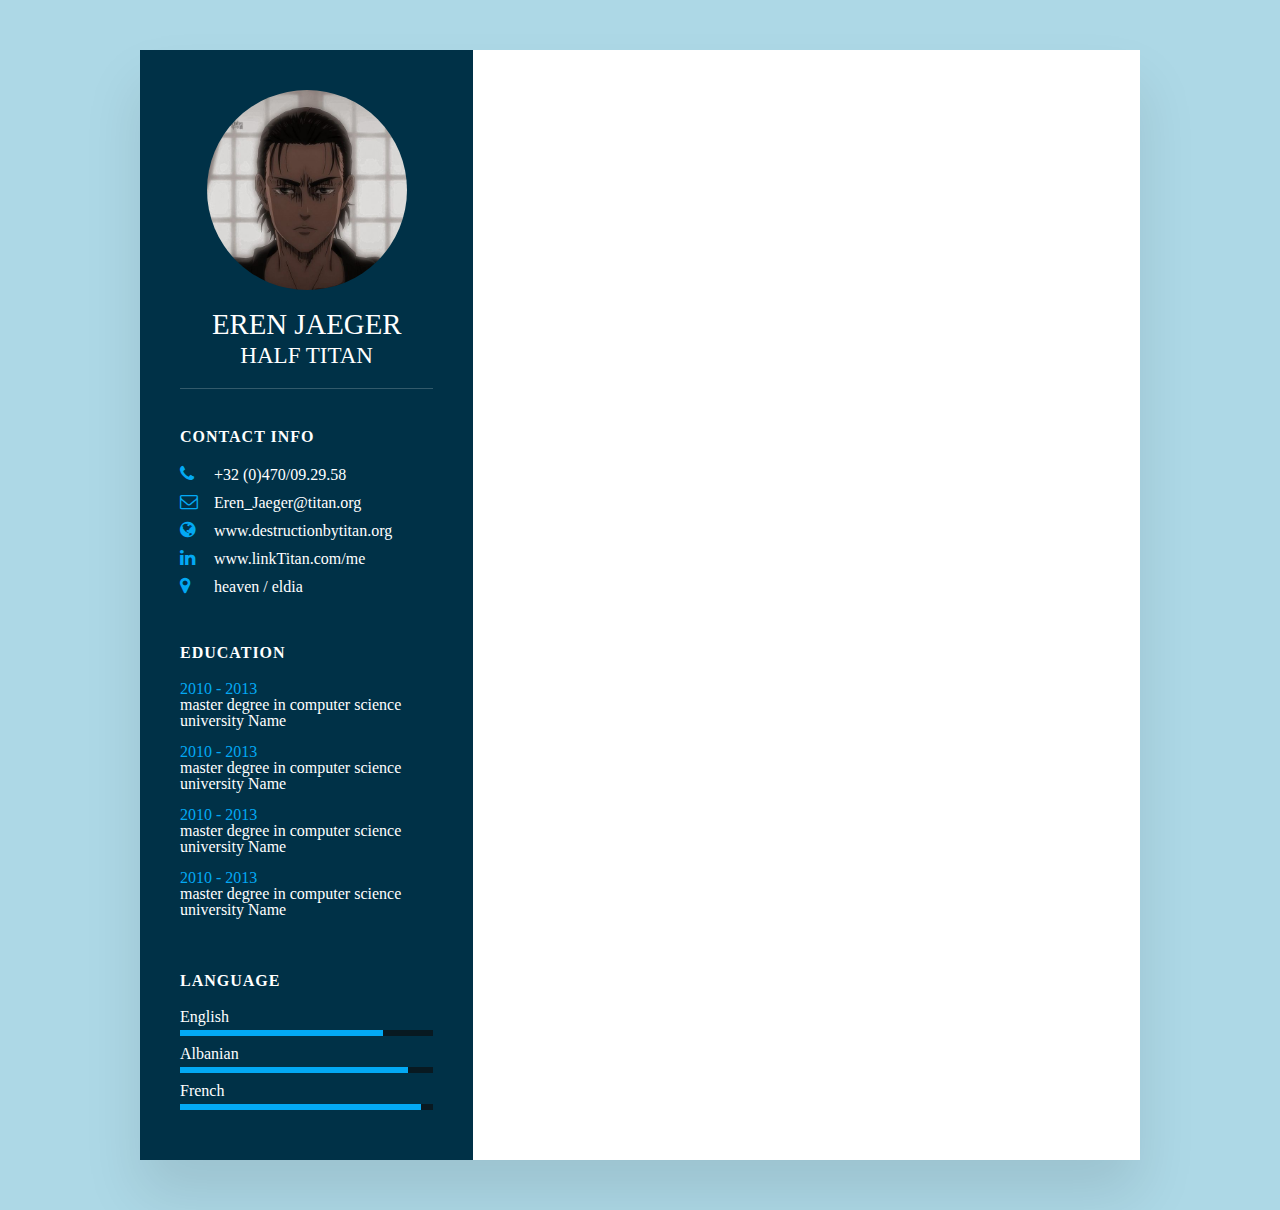
<file: Index.html>
<!DOCTYPE html>
<html lang="fr">
<head>
    <meta charset="UTF-8">
    <link rel="stylesheet" href="reset.css">
    <link rel="stylesheet" href="style.css">
    <link rel="stylesheet" href="https://cdnjs.cloudflare.com/ajax/libs/font-awesome/4.7.0/css/font-awesome.css"
          integrity="sha512-5A8nwdMOWrSz20fDsjczgUidUBR8liPYU+WymTZP1lmY9G6Oc7HlZv156XqnsgNUzTyMefFTcsFH/tnJE/+xBg=="
          crossorigin="anonymous" referrerpolicy="no-referrer" />
    <title>Mon cv</title>
</head>
<body>
    <div class="container">
        <div class="left_side">
            <div class="profilText">
                <div class="imgBx">
                    <img src="gojoLogo.jpg">
                </div>
                <h1>Eren Jaeger<br><span>Half Titan</span></h1>
            </div>

            <div class="contactInfo">
                <h3 class="title">Contact Info</h3>
                <ul>
                    <li>
                        <span class="icon"><i class="fa fa-phone" aria-hidden="true"></i></span>
                        <span class="text">+32 (0)470/09.29.58</span>
                    </li>
                    <li>
                        <span class="icon"><i class="fa fa-envelope-o" aria-hidden="true"></i></span>
                        <span class="text">Eren_Jaeger@titan.org</span>
                    </li>
                    <li>
                        <span class="icon"><i class="fa fa-globe" aria-hidden="true"></i></span>
                        <span class="text">www.destructionbytitan.org</span>
                    </li>
                    <li>
                        <span class="icon"><i class="fa fa-linkedin" aria-hidden="true"></i></span>
                        <span class="text">www.linkTitan.com/me</span>
                    </li>
                    <li>
                        <span class="icon"><i class="fa fa-map-marker" aria-hidden="true"></i></span>
                        <span class="text">heaven / eldia</span>
                    </li>
                </ul>
            </div>


            <div class="contactInfo education">
                <h3 class="title">Education</h3>
                <ul>
                    <li>
                        <h5>2010 - 2013</h5>
                        <h4>master degree in computer science</h4>
                        <h4>university Name</h4>
                    </li>
                    <li>
                        <h5>2010 - 2013</h5>
                        <h4>master degree in computer science</h4>
                        <h4>university Name</h4>
                    </li>
                    <li>
                        <h5>2010 - 2013</h5>
                        <h4>master degree in computer science</h4>
                        <h4>university Name</h4>
                    </li>
                    <li>
                        <h5>2010 - 2013</h5>
                        <h4>master degree in computer science</h4>
                        <h4>university Name</h4>
                    </li>
                </ul>
            </div>

            <div class="contactInfo language">
                <h3 class="title">Language</h3>
                <ul>
                    <li>
                        <span class="text">English</span>
                        <span class="percent"><div style="width: 80%"></div></span>
                    </li>
                    <li>
                        <span class="text">Albanian</span>
                        <span class="percent"><div style="width: 90%"></div></span>
                    </li>
                    <li>
                        <span class="text">French</span>
                        <span class="percent"><div style="width: 95%"></div></span>
                    </li>


                </ul>
            </div>
        </div>



        <div class="right_side"></div>


    </div>
</body>
</html>
</file>
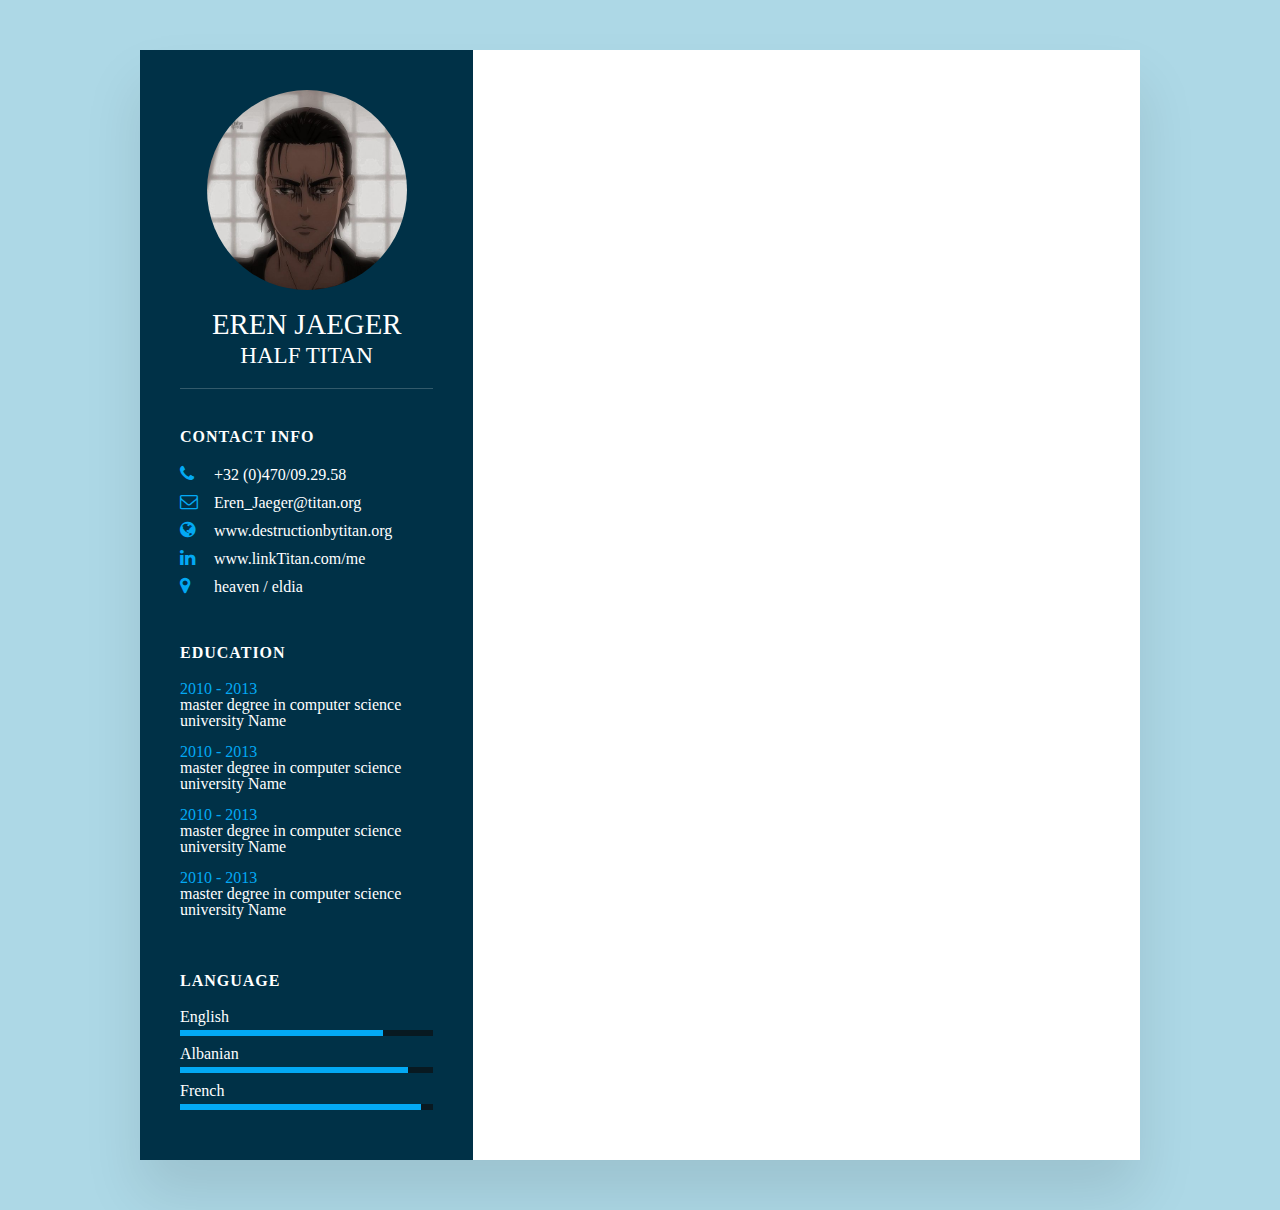
<file: index.html>
<!DOCTYPE html>
<html lang="fr">
<head>
    <meta charset="UTF-8">
    <link rel="stylesheet" href="reset.css">
    <link rel="stylesheet" href="style.css">
    <link rel="stylesheet" href="https://cdnjs.cloudflare.com/ajax/libs/font-awesome/4.7.0/css/font-awesome.css"
          integrity="sha512-5A8nwdMOWrSz20fDsjczgUidUBR8liPYU+WymTZP1lmY9G6Oc7HlZv156XqnsgNUzTyMefFTcsFH/tnJE/+xBg=="
          crossorigin="anonymous" referrerpolicy="no-referrer" />
    <title>Mon cv</title>
</head>
<body>
    <div class="container">
        <div class="left_side">
            <div class="profilText">
                <div class="imgBx">
                    <img src="gojoLogo.jpg">
                </div>
                <h1>Eren Jaeger<br><span>Half Titan</span></h1>
            </div>

            <div class="contactInfo">
                <h3 class="title">Contact Info</h3>
                <ul>
                    <li>
                        <span class="icon"><i class="fa fa-phone" aria-hidden="true"></i></span>
                        <span class="text">+32 (0)470/09.29.58</span>
                    </li>
                    <li>
                        <span class="icon"><i class="fa fa-envelope-o" aria-hidden="true"></i></span>
                        <span class="text">Eren_Jaeger@titan.org</span>
                    </li>
                    <li>
                        <span class="icon"><i class="fa fa-globe" aria-hidden="true"></i></span>
                        <span class="text">www.destructionbytitan.org</span>
                    </li>
                    <li>
                        <span class="icon"><i class="fa fa-linkedin" aria-hidden="true"></i></span>
                        <span class="text">www.linkTitan.com/me</span>
                    </li>
                    <li>
                        <span class="icon"><i class="fa fa-map-marker" aria-hidden="true"></i></span>
                        <span class="text">heaven / eldia</span>
                    </li>
                </ul>
            </div>


            <div class="contactInfo education">
                <h3 class="title">Education</h3>
                <ul>
                    <li>
                        <h5>2010 - 2013</h5>
                        <h4>master degree in computer science</h4>
                        <h4>university Name</h4>
                    </li>
                    <li>
                        <h5>2010 - 2013</h5>
                        <h4>master degree in computer science</h4>
                        <h4>university Name</h4>
                    </li>
                    <li>
                        <h5>2010 - 2013</h5>
                        <h4>master degree in computer science</h4>
                        <h4>university Name</h4>
                    </li>
                    <li>
                        <h5>2010 - 2013</h5>
                        <h4>master degree in computer science</h4>
                        <h4>university Name</h4>
                    </li>
                </ul>
            </div>

            <div class="contactInfo language">
                <h3 class="title">Language</h3>
                <ul>
                    <li>
                        <span class="text">English</span>
                        <span class="percent"><div style="width: 80%"></div></span>
                    </li>
                    <li>
                        <span class="text">Albanian</span>
                        <span class="percent"><div style="width: 90%"></div></span>
                    </li>
                    <li>
                        <span class="text">French</span>
                        <span class="percent"><div style="width: 95%"></div></span>
                    </li>


                </ul>
            </div>
        </div>



        <div class="right_side"></div>


    </div>
</body>
</html>
</file>
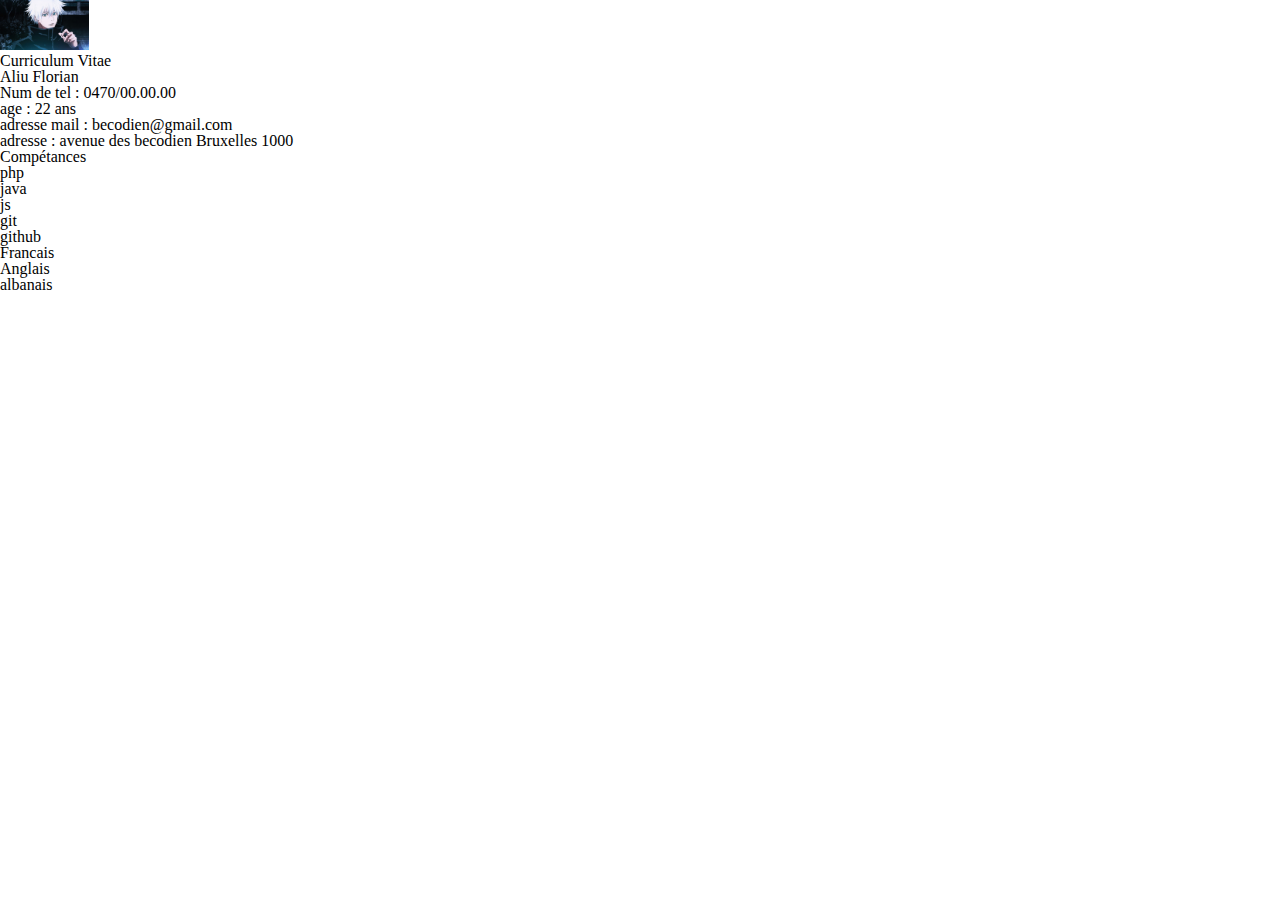
<file: cv/Index.html>
<!DOCTYPE html>
<html lang="fr">
<head>
    <meta charset="UTF-8">
    <link rel="stylesheet" href="reset.css">
    <link rel="stylesheet" href="style.css">
    <title>Mon cv</title>
</head>
<body>
<div id="left">
<div id="pdp">
    <img src="gojoLogo.jpg" alt="photo de profil">
</div>
<div id="head">
        <h1>Curriculum Vitae</h1>
        <h2>Aliu Florian</h2>
</div>

<div id="data">
    <ul>
        <li>Num de tel : 0470/00.00.00</li>
        <li>age : 22 ans</li>
        <li>adresse mail : becodien@gmail.com</td></li>
        <li>adresse : avenue des becodien Bruxelles 1000</li>
    </ul>
</div>

<div id="competences">
    <p>Compétances</p>
    <ul>
        <li>php</li>
        <li>java</li>
        <li>js</li>
        <li>git</li>
        <li>github</li>
    </ul>
</div>

<div id="languages">
    <ul>
        <li>Francais</li>
        <li>Anglais</li>
        <li>albanais</li>
    </ul>
</div>
</div>

</body>
</html>
</file>
<file: style.css>
body{
    background: lightblue;
    display: flex;
    justify-content: center;
    align-items: center;
    min-height: 100vh;

}

.container{
    position: relative;
    width: 100%;
    max-width: 1000px;
    min-height: 1000px;
    margin: 50px;
    background: #fff;
    display: grid;
    grid-template-columns: 1fr 2fr;
    box-shadow: 0 35px 55px rgba(0,0,0,0.1);
}

.container .left_side{
    position: relative;
    background: #003147;
    padding: 40px;
}
.profilText{
    position: relative;
    display: flex;
    flex-direction: column;
    align-items: center;
    padding-bottom: 20px;
    border-bottom: 1px solid rgba(255,255,255,0.2);
}
.profilText .imgBx{
    position: relative;
    width: 200px;
    height: 200px;
    border-radius: 50%;
    overflow: hidden;
}
.profilText .imgBx img{
    position: absolute;
    top: 0;
    left: 0;
    width: 100%;
    height: 100%;
    object-fit: cover;
}

.profilText h1{
    color: #ffffff;
    font-size: 1.8em;
    margin-top: 20px;
    text-transform:uppercase;
    text-align: center;
}
.profilText h1 span{
    font-size: 0.8em;
    font-weight: 300;
}
.contactInfo{
    padding-top: 40px;
}
.title{
    color:#ffffff;
    text-transform: uppercase;
    font-weight: 600;
    letter-spacing: 1px;
    margin-bottom: 20px;
}

.contactInfo ul{
    position: relative;
}
.contactInfo ul li{
    position: relative;
    list-style: none;
    margin: 10px 0;
    cursor: pointer;
}

.contactInfo ul li .icon{
    display: inline-block;
    width: 30px;
    font-size: 18px;
    color: #03a9f4;
}

.contactInfo ul li span{
    color: #ffffff;
    font-weight: 300;
}

.contactInfo.education li{
    margin-bottom: 15px;
}

.contactInfo.education h5{
    color: #03a9f4;
    font-weight: 500;
}
.contactInfo.education h4{
    color: #fff;
    font-weight: 500;
}
.contactInfo.language .percent{
    position: relative;
    width: 100%;
    height: 6px;
    background: #081921;
    display:block ;
    margin-top: 5px;
}
.contactInfo.language .percent div{
    position : absolute;
    top: 0;
    left: 0;
    height: 100%;
    background: #03a9f4;


}





.container .right_side{
    position: relative;
    background: #ffffff;
    padding: 40px;
}
</file>
<file: cv/style.css>
body{
    height: 100%;
    width: 100%;
}
#left{
    display: block;
    height:100%;
    width: 50%;


}
#pdp{
    display: inline;
    height: 10%;
}

img{
    height: 50px;
}
</file>
